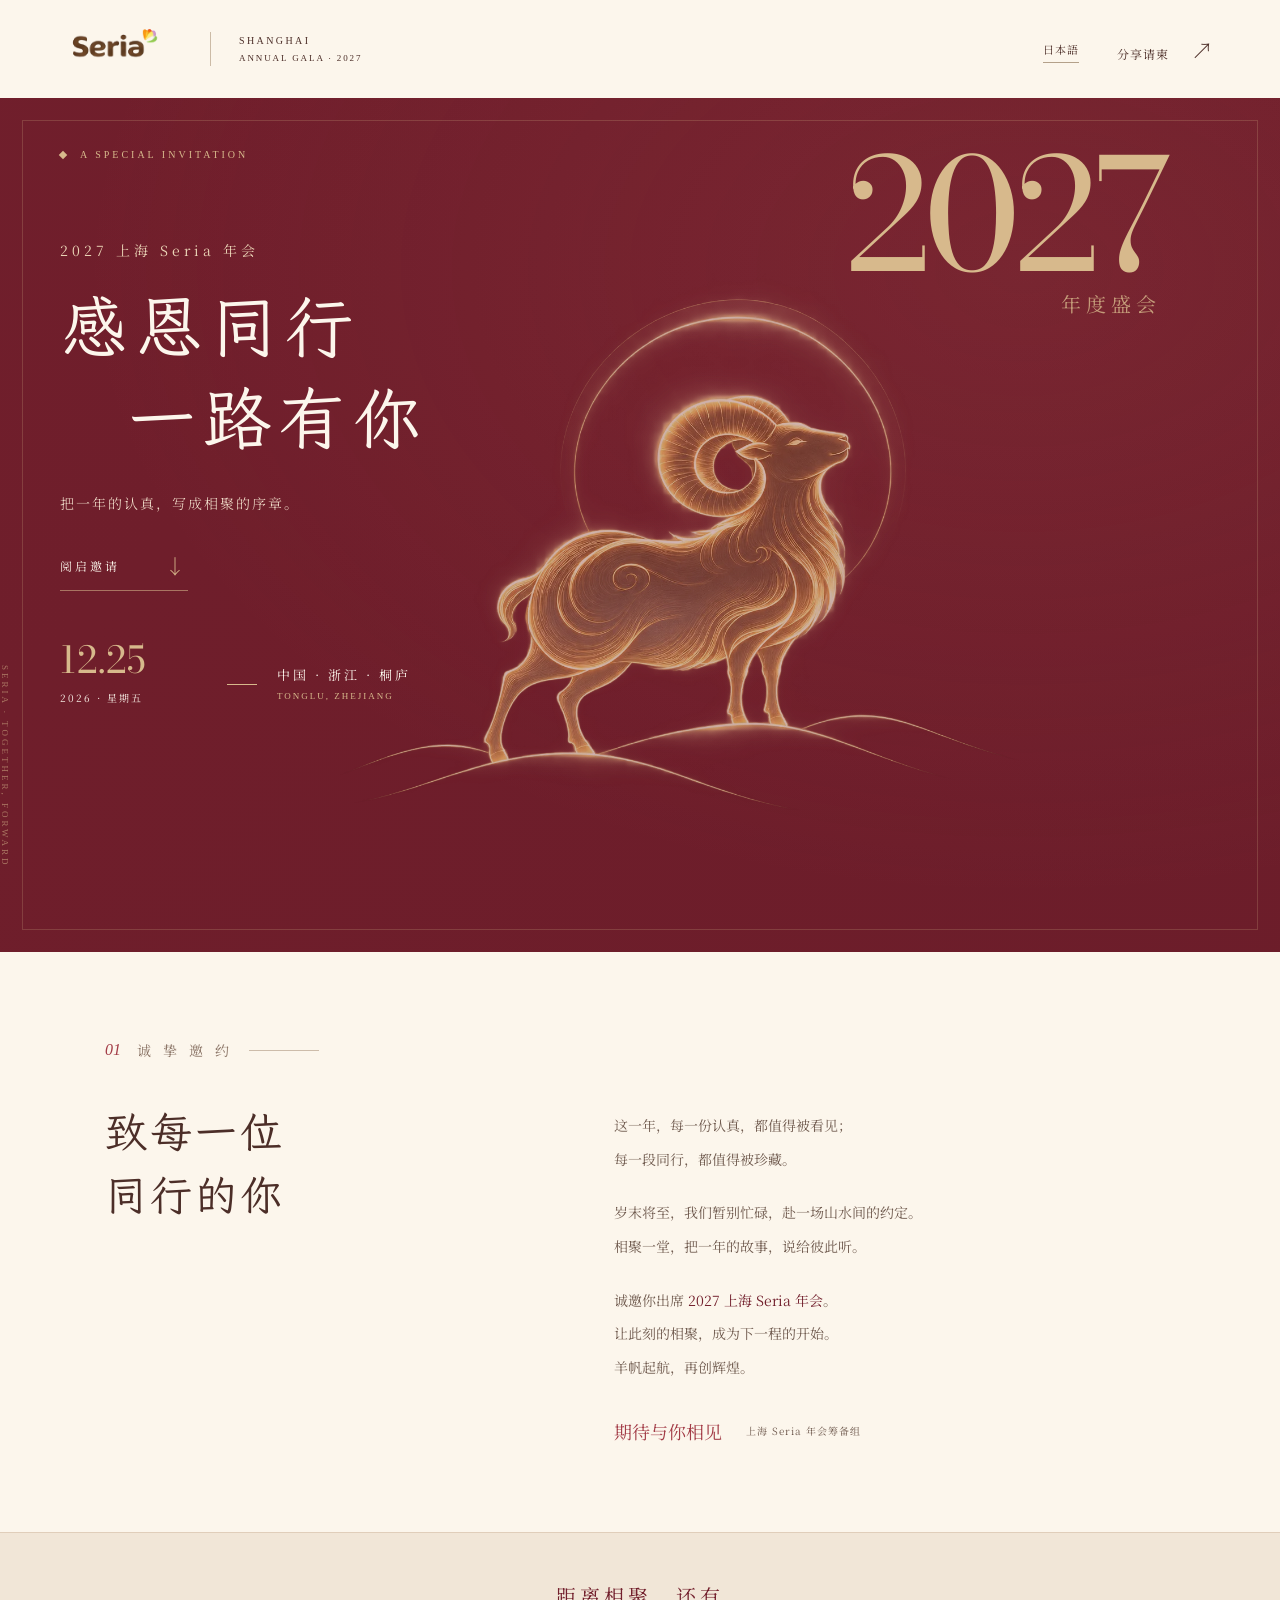
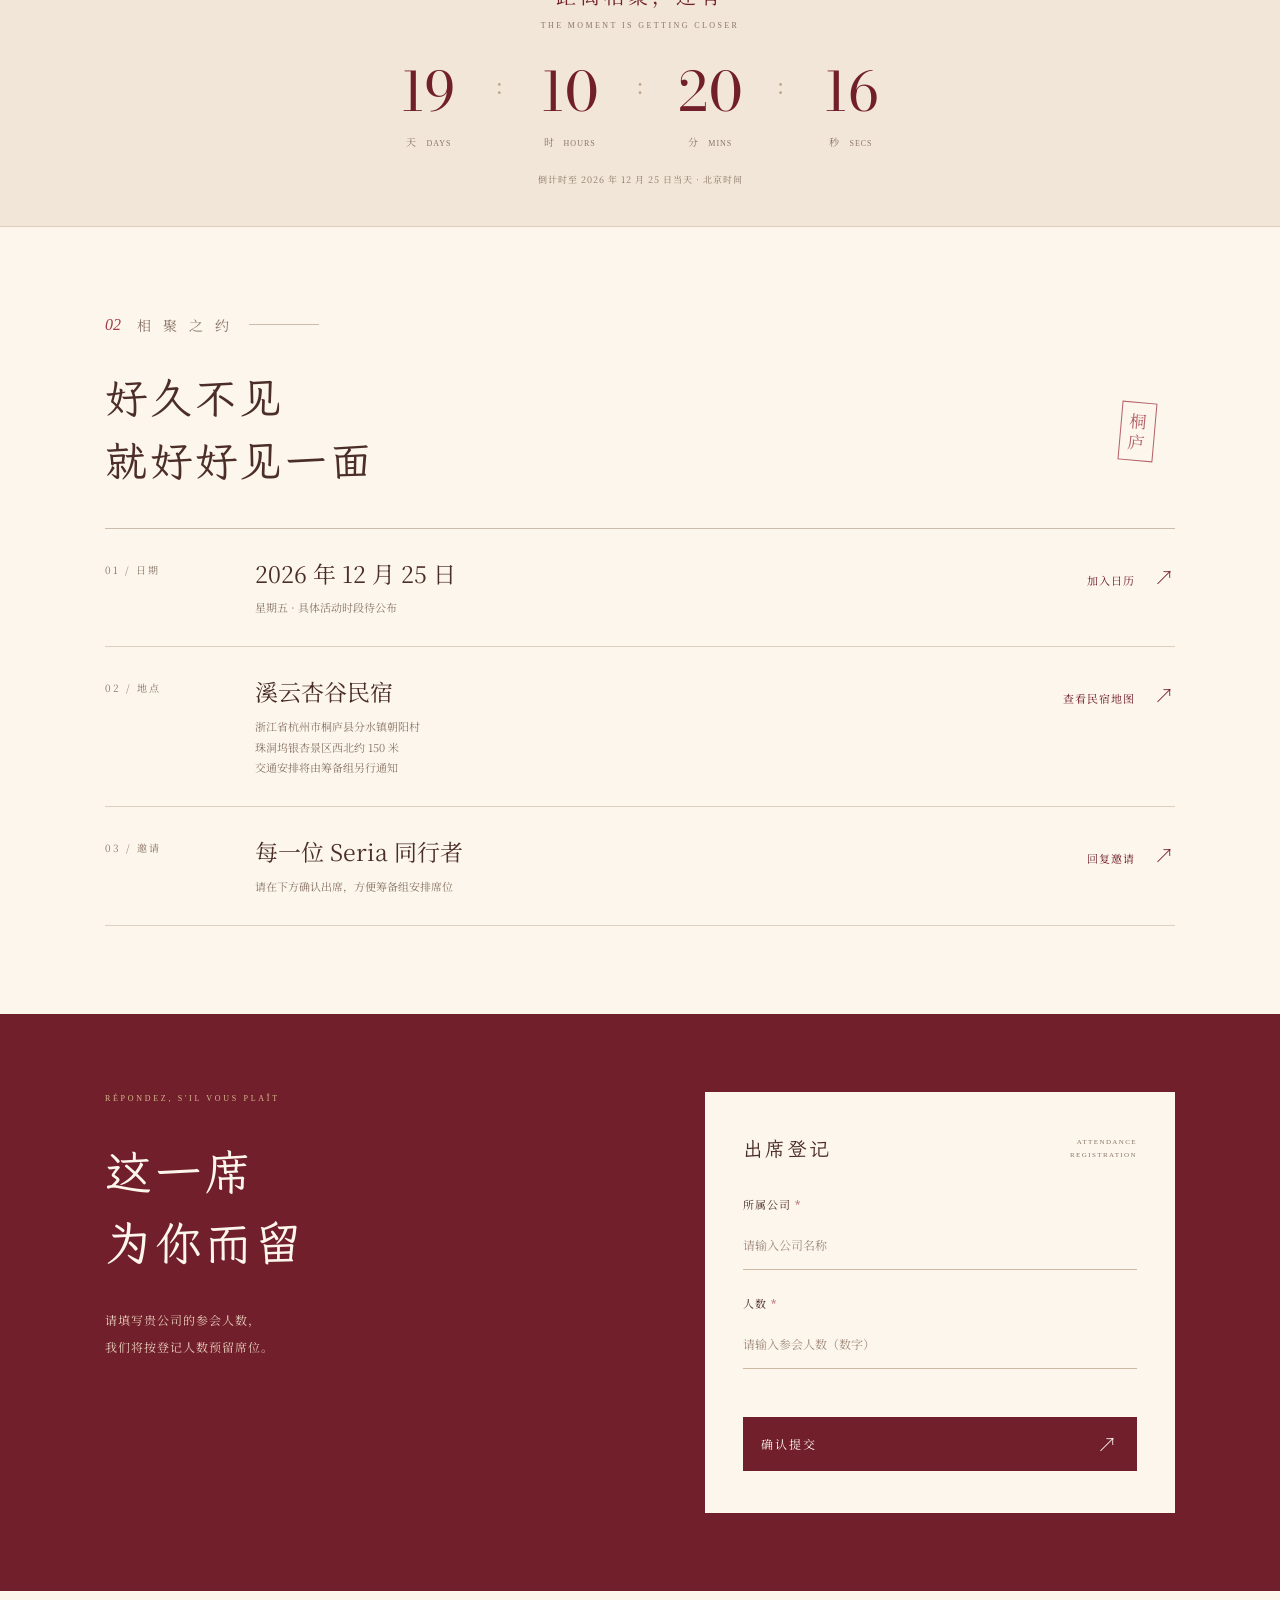
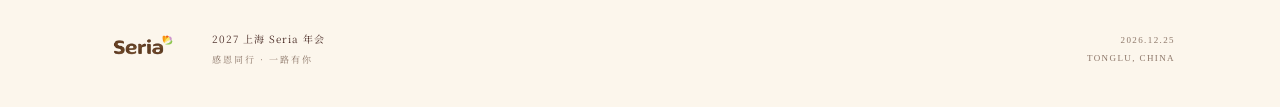
<file: index.html>
<!doctype html>
<html lang="zh-CN">
<head>
<meta charset="UTF-8">
<meta name="viewport" content="width=device-width,initial-scale=1,viewport-fit=cover">
<meta name="theme-color" content="#721f2c">
<meta name="description" content="2027 上海 Seria 年会邀请函｜2026 年 12 月 25 日，相聚浙江桐庐。查看请柬，确认出席。">
<meta property="og:title" content="感恩同行，一路有你｜2027 上海 Seria 年会">
<meta property="og:description" content="2026.12.25 · 浙江桐庐 · 诚挚邀请每一位同行的你">
<title>2027 上海 Seria 年会 · 邀请函</title>
<link rel="icon" href="./assets/seria-logo.png">
<link rel="stylesheet" href="./style.css?v=20261104-copy1">
<link rel="preload" href="./assets/fonts/serif-sc.woff2?v=20261104-copy1" as="font" type="font/woff2" crossorigin>
<link rel="stylesheet" href="./fonts.css?v=20261104-copy1">
<script defer src="./assets/jszip.min.js"></script>
<script type="module" src="./download.mjs?v=20261105-font3"></script>
<script type="module" src="./app.mjs?v=20261105-finalreset4"></script>
<style>@font-face{font-family:"Seria Serif Complete";src:url("./assets/fonts/serif-sc-v4.woff2") format("woff2");font-weight:400;font-style:normal;font-display:swap}:root{--serif:"Seria Serif Complete","Songti SC","STSong","SimSun",serif}.company-success .company-receipt strong{font-family:var(--serif);font-weight:400}.form-heading>span{font:400 20px/1.5 var(--serif);letter-spacing:2px}.section-index{font-size:14px}.hero-year span{font:400 20px/1.8 var(--serif);letter-spacing:5px;white-space:nowrap}@media(max-width:800px){.section-index{font-size:14px}.hero-year span{font-size:24px;line-height:1.5;letter-spacing:4px;opacity:1}}.hero-kicker{font-size:14px}@media(max-width:800px){.hero-kicker{font-size:11px}}</style>
<style>
@font-face{font-family:SeriaWenKai;src:url("./assets/fonts/wenkai-subset.woff2") format("woff2");font-weight:400;font-display:swap}
@font-face{font-family:SeriaSongLight;src:url("./assets/fonts/source-song-light.woff2") format("woff2");font-weight:300;font-display:swap}
@font-face{font-family:SeriaBodoni;src:url("./assets/fonts/bodoni-subset.woff2") format("woff2");font-weight:400;font-display:swap}
:root{--sans:"Seria Serif Complete","Songti SC","STSong",serif}
h1,h2,.form-heading>span,.success-panel h3{font-family:SeriaWenKai,var(--serif);font-weight:400}
.hero-subtitle{font-family:SeriaSongLight,var(--serif);font-weight:300}
.hero-year,.hero-date strong,.countdown strong{font-family:SeriaBodoni,Georgia,serif;font-style:normal}
.hero .landscape{display:none}
.hero:before{content:"";position:absolute;inset:0;background:url("./assets/ram-art.webp") no-repeat 60% 62%/min(68%,930px) auto;opacity:.67;pointer-events:none;z-index:0}
.hero-copy,.hero-bottom,.hero-eyebrow,.hero-corner{position:relative;z-index:2}
@media(max-width:800px){.hero:before{background-position:63% 79%;background-size:115% auto;opacity:.39}}
</style>
</head>
<body>
<a class="skip" href="#invitation">跳至邀请正文</a>
<header class="masthead">
  <a href="#top" class="brand" aria-label="Seria 年会请柬首页"><img src="./assets/seria-logo.png" width="118" height="50" alt="Seria"></a>
  <span class="masthead-label">SHANGHAI<br><span>ANNUAL GALA · 2027</span></span>
  <a class="language-link" href="./ja/" lang="ja">日本語</a>
  <button class="share-button" type="button" id="share-button" aria-label="分享请柬">分享请柬 <span aria-hidden="true">↗</span></button>
</header>
<main id="top">
  <section class="hero" aria-labelledby="hero-heading">
    <div class="hero-rule"></div>
    <p class="eyebrow hero-eyebrow"><span class="tiny-diamond" aria-hidden="true"></span> A SPECIAL INVITATION</p>
    <p class="hero-year" aria-hidden="true">2027<span>年度盛会</span></p>
    <div class="hero-copy">
      <p class="hero-kicker">2027 上海 Seria 年会</p>
      <h1 id="hero-heading">感恩同行<span>一路有你</span></h1>
      <p class="hero-subtitle">把一年的认真，写成相聚的序章。</p>
      <a class="hero-open" href="#invitation">阅启邀请 <span aria-hidden="true">↓</span></a>
    </div>
    <svg class="landscape" viewBox="0 0 800 620" fill="none" aria-hidden="true">
      <defs>
        <linearGradient id="hill" x1="400" y1="130" x2="400" y2="600" gradientUnits="userSpaceOnUse"><stop stop-color="#d7b98c" stop-opacity=".13"/><stop offset="1" stop-color="#d7b98c" stop-opacity="0"/></linearGradient>
        <radialGradient id="sun"><stop stop-color="#ead0a0" stop-opacity=".25"/><stop offset="1" stop-color="#d7b98c" stop-opacity="0"/></radialGradient>
      </defs>
      <circle cx="535" cy="218" r="182" fill="url(#sun)"/>
      <circle cx="535" cy="218" r="99" stroke="#d7b98c" stroke-opacity=".42" stroke-width=".7"/>
      <circle cx="535" cy="218" r="112" stroke="#d7b98c" stroke-opacity=".15" stroke-width=".7"/>
      <path d="M30 451 107 364 149 398 251 247 288 278 355 191 415 286 463 237 558 369 610 293 770 467V620H30Z" fill="url(#hill)"/>
      <g stroke="#d7b98c" stroke-width="1" stroke-linecap="round">
        <path opacity=".55" d="m32 452 75-88 42 34 102-151 37 31 67-87 60 95 48-49 95 132 52-76 160 174"/>
        <path opacity=".28" d="m138 443 92-95 51 46 75-106 76 114 44-63 75 92 57-59 93 92"/>
        <path opacity=".4" d="M0 507c72-46 111-22 170-49s96 0 140-15 70-44 117-17 78 1 137 33 154 3 236 26"/>
        <path opacity=".3" d="M0 542c66-20 102-2 166-24s125-9 171 0 109-3 167 13 185-13 296 8"/>
        <path opacity=".42" d="M380 476c-79 21-117 21-129 36-19 23 179 6 218 22 38 16-136 26-194 35-75 11-71 27 45 28"/>
        <path opacity=".2" d="M403 483c-50 17-94 17-89 24 6 10 153 9 179 20"/>
        <path opacity=".25" d="m354 191-12 93 22-19m98-27-12 85m-201-74-8 73 30 28"/>
      </g>
      <path d="m598 169 9-4 9 4m20-18 8-4 8 4" stroke="#d7b98c" stroke-opacity=".7" stroke-width="1.2"/>
      <g transform="translate(564 446)" stroke="#d7b98c" stroke-opacity=".55" stroke-width="1"><path d="M-18 2h38l-7 7H-9zM0 1v-15l12 15"/></g>
      <text x="697" y="560" fill="#d7b98c" opacity=".65" font-size="16" style="writing-mode:vertical-rl;letter-spacing:8px">富春山水 · 共赴新程</text>
    </svg>
    <div class="hero-bottom">
      <div class="hero-date"><strong>12.25</strong><span>2026 · 星期五</span></div>
      <div class="hero-location"><span class="line" aria-hidden="true"></span><p>中国 · 浙江 · 桐庐<small>TONGLU, ZHEJIANG</small></p></div>
    </div>
    <span class="hero-corner" aria-hidden="true">SERIA · TOGETHER, FORWARD</span>
  </section>

  <section class="letter section" id="invitation" aria-labelledby="letter-heading">
    <div class="section-index"><span>01</span> 诚 挚 邀 约 <i></i></div>
    <div class="letter-grid">
      <h2 id="letter-heading">致每一位<br>同行的你</h2>
      <div class="letter-copy">
        <p>这一年，每一份认真，都值得被看见；<br>每一段同行，都值得被珍藏。</p>
        <p>岁末将至，我们暂别忙碌，赴一场山水间的约定。<br class="desktop-break">相聚一堂，把一年的故事，说给彼此听。</p>
        <p>诚邀你出席 <strong>2027 上海 Seria 年会</strong>。<br>让此刻的相聚，成为下一程的开始。<br>羊帆起航，再创辉煌。</p>
        <div class="letter-signature"><span>期待与你相见</span><b>上海 Seria 年会筹备组</b></div>
      </div>
    </div>
  </section>

  <section class="countdown-section" aria-label="年会倒计时">
    <div class="countdown-label"><p id="countdown-title">距离相聚，还有</p><span>THE MOMENT IS GETTING CLOSER</span></div>
    <div class="countdown" role="timer" aria-label="距离活动当天的剩余时间">
      <div><strong id="days">--</strong><span>天 <i>DAYS</i></span></div><b aria-hidden="true">:</b>
      <div><strong id="hours">--</strong><span>时 <i>HOURS</i></span></div><b aria-hidden="true">:</b>
      <div><strong id="minutes">--</strong><span>分 <i>MINS</i></span></div><b aria-hidden="true">:</b>
      <div><strong id="seconds">--</strong><span>秒 <i>SECS</i></span></div>
    </div>
    <p class="countdown-note">倒计时至 2026 年 12 月 25 日当天 · 北京时间</p>
  </section>

  <section class="details section" aria-labelledby="details-heading">
    <div class="section-index"><span>02</span> 相 聚 之 约 <i></i></div>
    <div class="details-heading"><h2 id="details-heading">好久不见<br>就好好见一面</h2><span class="detail-stamp" aria-hidden="true">桐<br>庐</span></div>
    <div class="detail-lines">
      <div class="detail-row"><span class="detail-no">01 / 日期</span><div><h3>2026 年 12 月 25 日</h3><p>星期五 · 具体活动时段待公布</p></div><button type="button" id="calendar-button" class="text-button">加入日历 <span aria-hidden="true">↗</span></button></div>
      <div class="detail-row"><span class="detail-no">02 / 地点</span><div><h3>溪云杏谷民宿</h3><p>浙江省杭州市桐庐县分水镇朝阳村<br>珠洞坞银杏景区西北约 150 米<br>交通安排将由筹备组另行通知</p></div><a class="text-button" href="https://uri.amap.com/search?keyword=%E6%9D%AD%E5%B7%9E%E6%A1%90%E5%BA%90%E6%BA%AA%E4%BA%91%E6%9D%8F%E8%B0%B7%E6%B0%91%E5%AE%BF&city=%E6%9D%AD%E5%B7%9E&view=map" target="_blank" rel="noopener noreferrer">查看民宿地图 <span aria-hidden="true">↗</span></a></div>
      <div class="detail-row"><span class="detail-no">03 / 邀请</span><div><h3>每一位 Seria 同行者</h3><p>请在下方确认出席，方便筹备组安排席位</p></div><a class="text-button" href="#rsvp">回复邀请 <span aria-hidden="true">↗</span></a></div>
    </div>
  </section>

  <section class="rsvp-section rsvp-section--company" id="rsvp" aria-labelledby="rsvp-heading">
    <div class="rsvp-intro">
      <p class="eyebrow">RÉPONDEZ, S'IL VOUS PLAÎT</p>
      <h2 id="rsvp-heading">这一席<br>为你而留</h2>
      <p>请填写贵公司的参会人数，<br>我们将按登记人数预留席位。</p>
      
    </div>
    <div class="rsvp-panel">
      <form id="rsvp-form" class="company-form" novalidate>
        <div class="form-heading"><span>出席登记</span><small>ATTENDANCE REGISTRATION</small></div>
        <label for="guest-company">所属公司 <span aria-hidden="true">*</span></label>
        <input id="guest-company" name="company" type="text" autocomplete="organization"
          maxlength="100" required placeholder="请输入公司名称">
        <label for="guest-count">人数 <span aria-hidden="true">*</span></label>
        <input id="guest-count" name="headcount" type="number" inputmode="numeric"
          min="1" max="300" step="1" required placeholder="请输入参会人数（数字）">
        <div class="honeypot" aria-hidden="true">
          <label for="guest-website">Website</label>
          <input id="guest-website" name="website" tabindex="-1" autocomplete="off">
        </div>
        <button class="submit-button" id="submit-button" type="submit">
          <span>确认提交</span><span aria-hidden="true">↗</span>
        </button>
        <p class="form-message" id="form-message" role="status" aria-live="polite"></p>
      </form>
      <div id="rsvp-success" class="success-panel company-success" hidden>
        <div class="success-mark" aria-hidden="true">✓</div>
        <p class="eyebrow">REGISTRATION RECEIVED</p>
        <h3>参会人数登记成功</h3>
        <p>已收到贵公司的登记信息。<br>我们将按登记人数预留席位。</p>
        <div class="company-receipt">
          <span id="receipt-company"></span>
          <strong><span id="receipt-count"></span> 人</strong>
        </div>
        <div class="receipt-code" hidden><span>登记编号</span><strong id="receipt-code"></strong></div>
        <button id="download-company-list" type="button" style="display:flex;justify-content:space-between;align-items:center;gap:12px;width:100%;min-height:52px;margin-top:18px;padding:14px 18px;border:1px solid #721f2c;background:var(--red);color:var(--paper);font:400 12px/1.5 var(--sans);letter-spacing:2px;text-align:left">下载本公司人员名单（Excel） <span aria-hidden="true" style="font-size:20px">↓</span></button>
        <p id="download-message" style="font:400 12px/1.8 var(--serif);margin-top:10px">姓名、性别、编号请填写后交给筹备组，表格不会自动上传。</p>
      </div>
      
    </div>
  </section>
</main>
<footer><img src="./assets/seria-logo.png" alt="Seria" width="82" height="35"><p>2027 上海 Seria 年会<br><span>感恩同行 · 一路有你</span></p><span class="footer-date">2026.12.25<br>TONGLU, CHINA</span></footer>
<nav class="mobile-bar" aria-label="快捷操作"><button type="button" id="mobile-share">分享请柬 <span aria-hidden="true">↗</span></button><a href="#rsvp" id="mobile-rsvp">确认出席 <span aria-hidden="true">→</span></a></nav>
<div class="toast" id="toast" role="status" aria-live="polite"></div>
<dialog class="share-dialog" id="share-dialog" aria-labelledby="share-title" aria-describedby="share-instructions">
  <div class="share-dialog-head"><h2 id="share-title">分享二维码请柬</h2><form method="dialog"><button type="submit" class="share-close" aria-label="关闭分享">×</button></form></div>
  <p id="share-instructions">选择分享方式：保存图片后发送，或复制邀请函链接。</p>
  <button type="button" id="copy-share-link" class="share-download" style="width:100%;margin:12px 0;background:transparent;border:1px solid #721f2c;color:#721f2c">复制邀请函链接 <span aria-hidden="true">↗</span></button>
  <input id="share-link-value" aria-label="邀请函链接" readonly hidden style="width:100%;font-size:14px" />
  <p id="share-link-status" role="status" aria-live="polite" style="font-size:12px"></p>
  <img class="share-poster" src="./assets/share/invitation-sc-center.jpg?v=20261105" width="1190" height="1355" alt="2027 上海 Seria 年会中文邀请函，含进入请柬的二维码">
  <a class="share-download" href="./assets/share/invitation-sc-center.jpg?v=20261105" download="Seria-2027-invitation-zh.jpg">保存请柬图片（分享图片） <span aria-hidden="true">↓</span></a>
</dialog>
<noscript><p class="noscript">请启用 JavaScript，以查看实时倒计时并提交出席回执。</p></noscript>
</body>
</html>
</file>
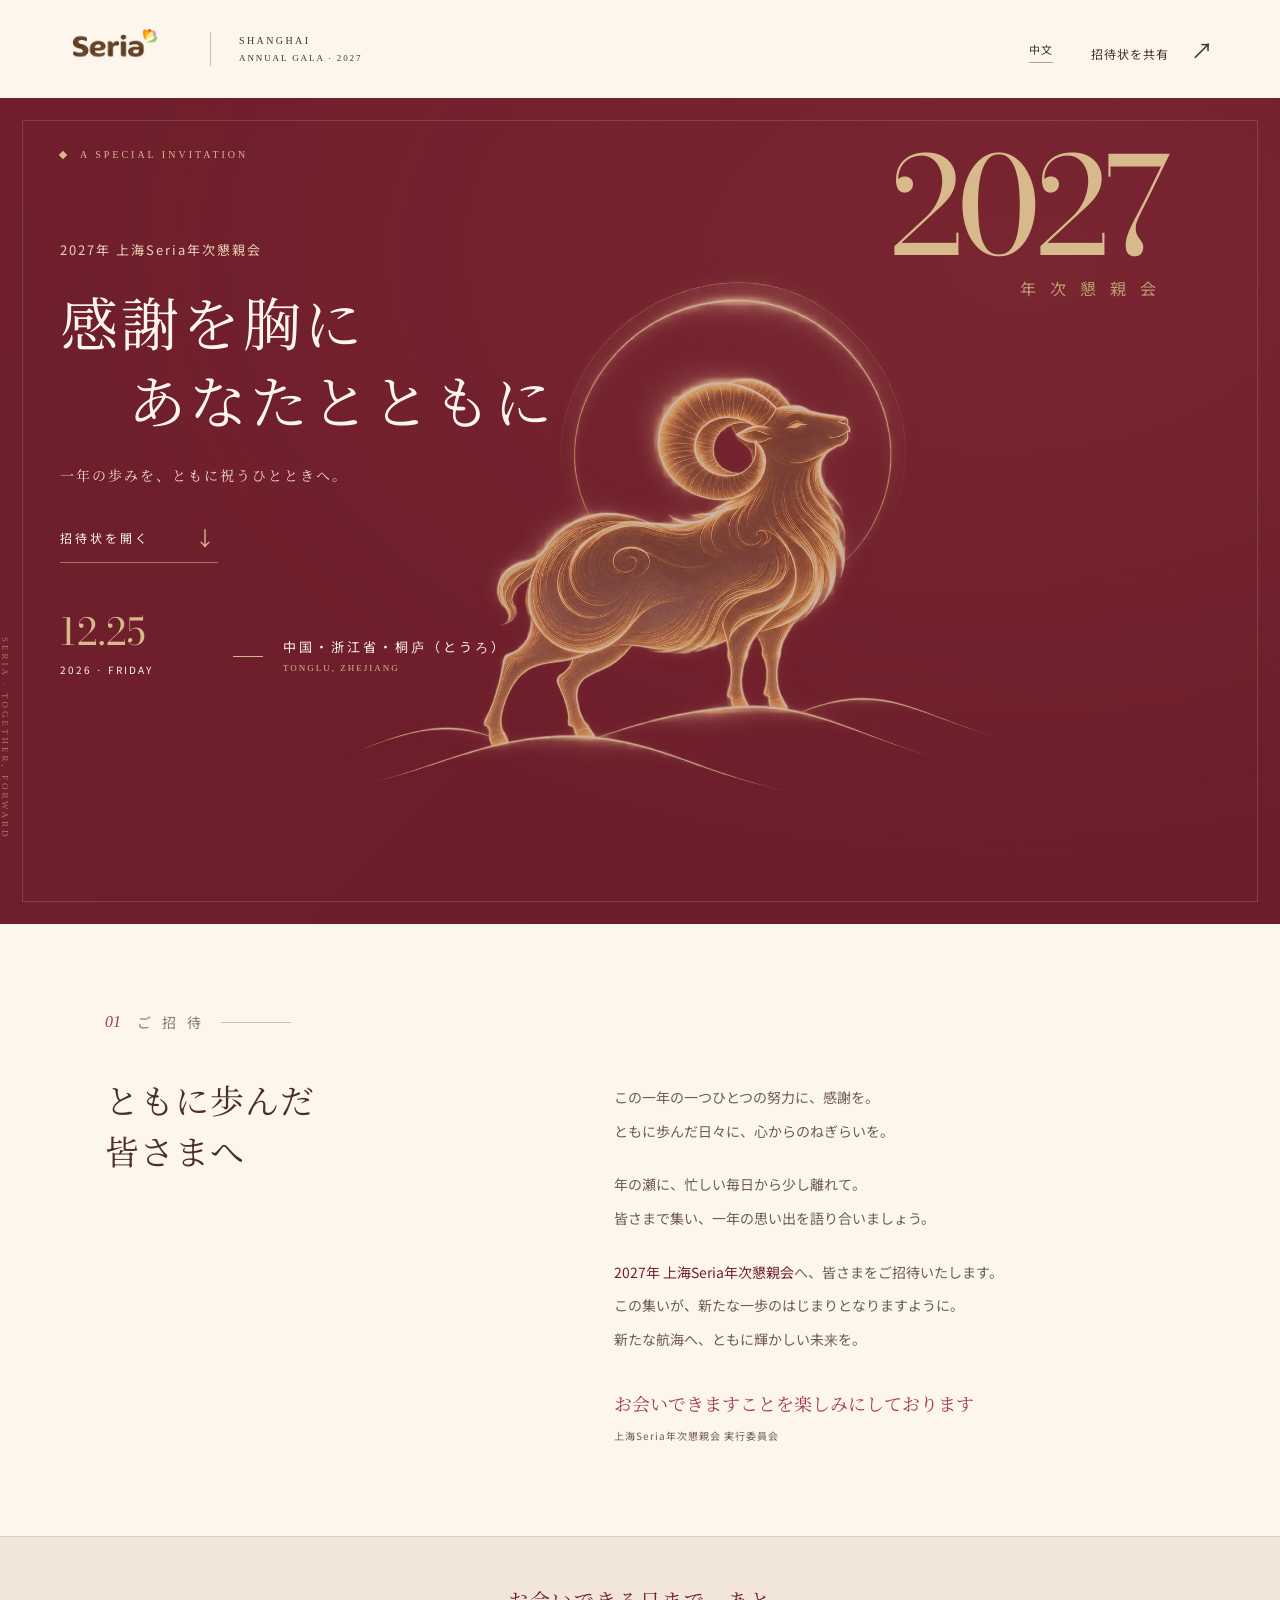
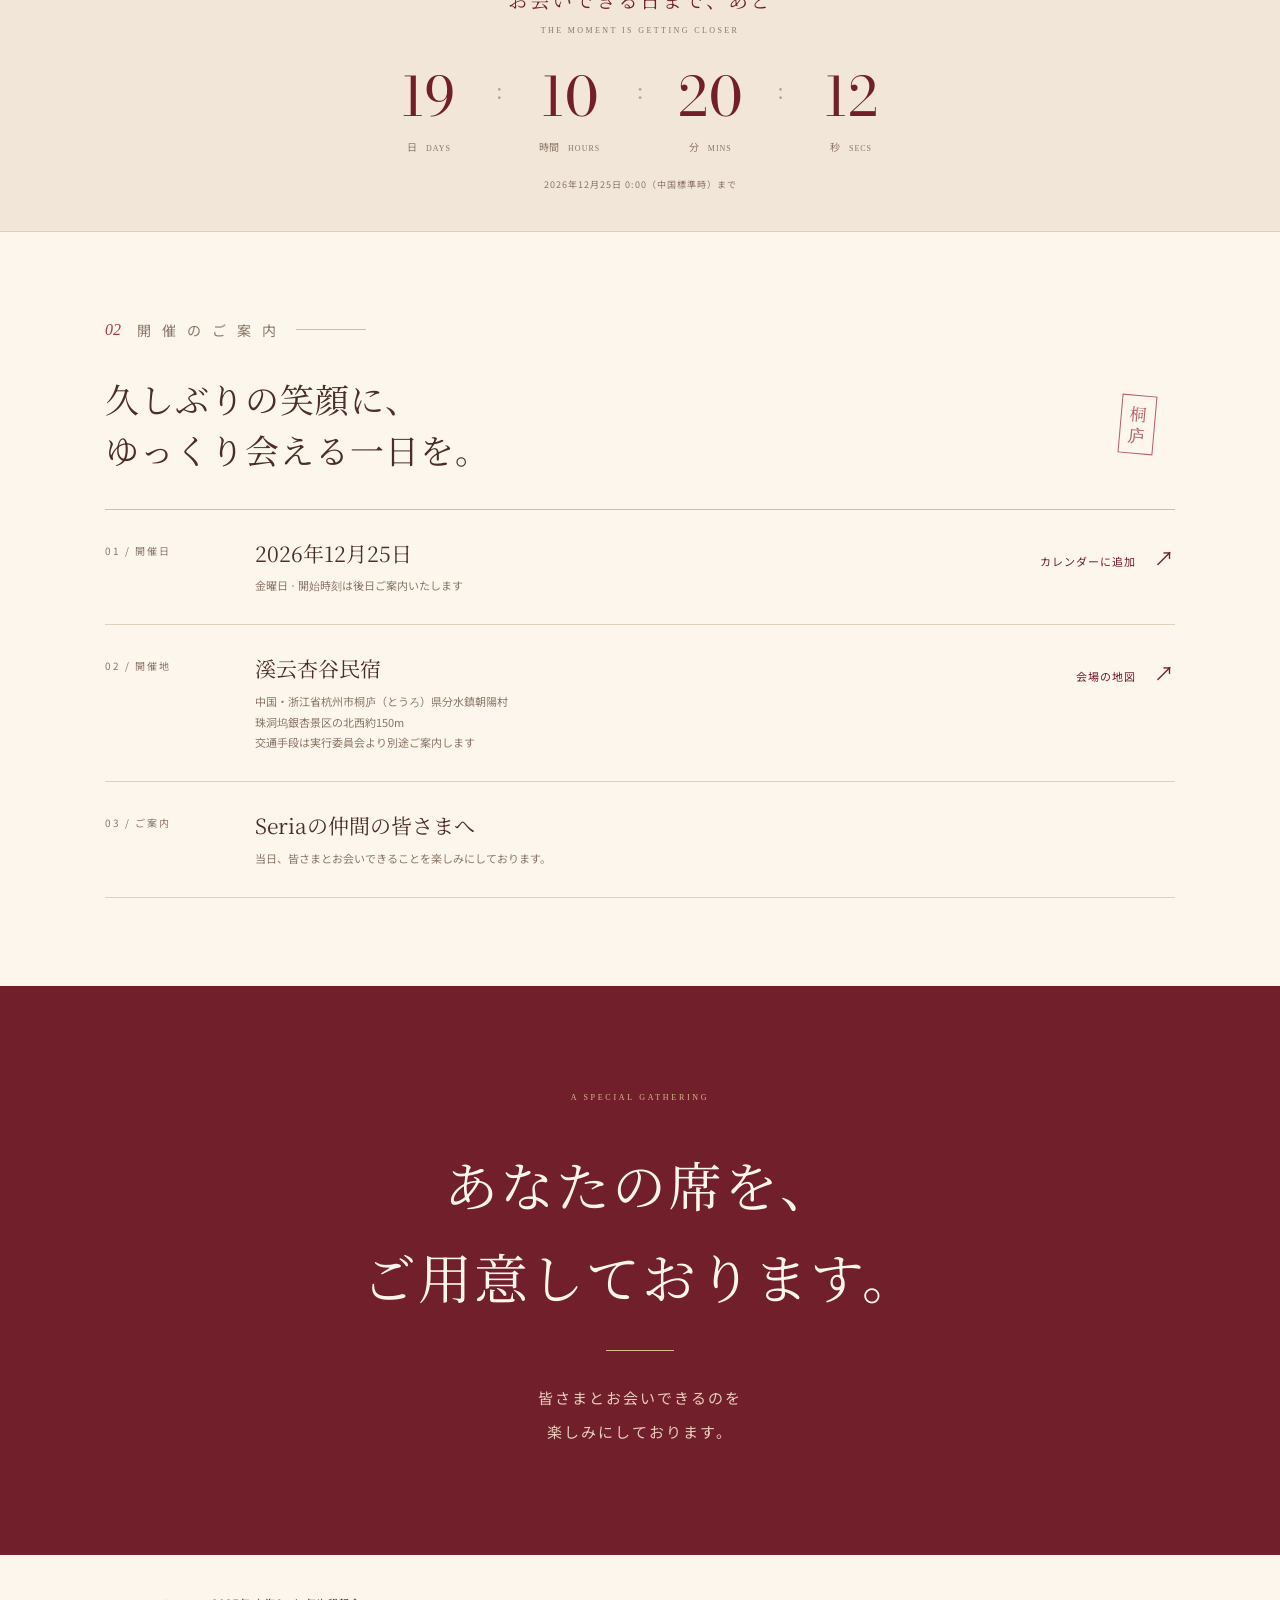
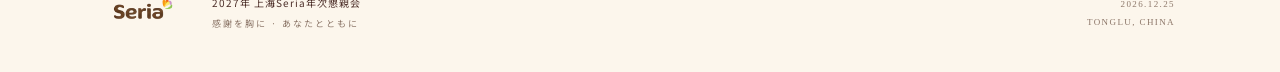
<file: ja/index.html>
<!doctype html>
<html lang="ja">
<head>
<meta charset="UTF-8">
<meta name="viewport" content="width=device-width,initial-scale=1,viewport-fit=cover">
<meta name="theme-color" content="#721f2c">
<meta name="description" content="2027年 上海Seria年次懇親会のご招待｜2026年12月25日、中国・浙江省桐庐（とうろ）でお会いしましょう。">
<meta property="og:title" content="感謝を胸に、あなたとともに｜2027年 上海Seria年次懇親会">
<meta property="og:description" content="2026.12.25 · 中国・浙江省桐庐（とうろ） · 皆さまを心よりお招きします">
<title>2027年 上海Seria年次懇親会 · ご招待</title>
<link rel="icon" href="../assets/seria-logo.png">
<link rel="stylesheet" href="../style.css?v=20261104-copy1">
<link rel="preload" href="../assets/fonts/serif-jp.woff2?v=20261104-copy1" as="font" type="font/woff2" crossorigin>
<link rel="stylesheet" href="../fonts.css?v=20261104-copy1">
<script type="module" src="../app.mjs?v=20261105-ja"></script>
<style>:lang(ja) .section-index{font-size:14px}:lang(ja) .hero-year{font-size:135px}:lang(ja) .hero-year span{font-size:16px;letter-spacing:5px}@media(max-width:800px){:lang(ja) .section-index{font-size:14px}:lang(ja) .hero-year{font-size:88px}:lang(ja) .hero-year span{font-size:15px;letter-spacing:4px}}</style>
<style>
@font-face{font-family:SeriaBodoni;src:url("../assets/fonts/bodoni-subset.woff2") format("woff2");font-weight:400;font-display:swap}
.hero-year,.hero-date strong,.countdown strong{font-family:SeriaBodoni,Georgia,serif;font-style:normal}
.hero .landscape{display:none}
.hero:before{content:"";position:absolute;inset:0;background:url("../assets/ram-art.webp") no-repeat 60% 62%/min(68%,930px) auto;opacity:.67;pointer-events:none;z-index:0}
.hero-copy,.hero-bottom,.hero-eyebrow,.hero-corner{position:relative;z-index:2}
@media(max-width:800px){.hero:before{background-position:63% 79%;background-size:115% auto;opacity:.39}}
</style>
</head>
<body>
<a class="skip" href="#invitation">招待メッセージへ</a>
<header class="masthead">
  <a href="#top" class="brand" aria-label="Seria年次懇親会 招待状トップ"><img src="../assets/seria-logo.png" width="118" height="50" alt="Seria"></a>
  <span class="masthead-label">SHANGHAI<br><span>ANNUAL GALA · 2027</span></span>
  <a class="language-link" href="../" lang="zh-CN">中文</a>
  <button class="share-button" type="button" id="share-button" aria-label="招待状を共有">招待状を共有 <span aria-hidden="true">↗</span></button>
</header>
<main id="top">
  <section class="hero" aria-labelledby="hero-heading">
    <div class="hero-rule"></div>
    <p class="eyebrow hero-eyebrow"><span class="tiny-diamond" aria-hidden="true"></span> A SPECIAL INVITATION</p>
    <p class="hero-year" aria-hidden="true">2027<span>年 次 懇 親 会</span></p>
    <div class="hero-copy">
      <p class="hero-kicker">2027年 上海Seria年次懇親会</p>
      <h1 id="hero-heading">感謝を胸に<span>あなたとともに</span></h1>
      <p class="hero-subtitle">一年の歩みを、ともに祝うひとときへ。</p>
      <a class="hero-open" href="#invitation">招待状を開く <span aria-hidden="true">↓</span></a>
    </div>
    <svg class="landscape" viewBox="0 0 800 620" fill="none" aria-hidden="true">
      <defs>
        <linearGradient id="hill" x1="400" y1="130" x2="400" y2="600" gradientUnits="userSpaceOnUse"><stop stop-color="#d7b98c" stop-opacity=".13"/><stop offset="1" stop-color="#d7b98c" stop-opacity="0"/></linearGradient>
        <radialGradient id="sun"><stop stop-color="#ead0a0" stop-opacity=".25"/><stop offset="1" stop-color="#d7b98c" stop-opacity="0"/></radialGradient>
      </defs>
      <circle cx="535" cy="218" r="182" fill="url(#sun)"/>
      <circle cx="535" cy="218" r="99" stroke="#d7b98c" stroke-opacity=".42" stroke-width=".7"/>
      <circle cx="535" cy="218" r="112" stroke="#d7b98c" stroke-opacity=".15" stroke-width=".7"/>
      <path d="M30 451 107 364 149 398 251 247 288 278 355 191 415 286 463 237 558 369 610 293 770 467V620H30Z" fill="url(#hill)"/>
      <g stroke="#d7b98c" stroke-width="1" stroke-linecap="round">
        <path opacity=".55" d="m32 452 75-88 42 34 102-151 37 31 67-87 60 95 48-49 95 132 52-76 160 174"/>
        <path opacity=".28" d="m138 443 92-95 51 46 75-106 76 114 44-63 75 92 57-59 93 92"/>
        <path opacity=".4" d="M0 507c72-46 111-22 170-49s96 0 140-15 70-44 117-17 78 1 137 33 154 3 236 26"/>
        <path opacity=".3" d="M0 542c66-20 102-2 166-24s125-9 171 0 109-3 167 13 185-13 296 8"/>
        <path opacity=".42" d="M380 476c-79 21-117 21-129 36-19 23 179 6 218 22 38 16-136 26-194 35-75 11-71 27 45 28"/>
        <path opacity=".2" d="M403 483c-50 17-94 17-89 24 6 10 153 9 179 20"/>
        <path opacity=".25" d="m354 191-12 93 22-19m98-27-12 85m-201-74-8 73 30 28"/>
      </g>
      <path d="m598 169 9-4 9 4m20-18 8-4 8 4" stroke="#d7b98c" stroke-opacity=".7" stroke-width="1.2"/>
      <g transform="translate(564 446)" stroke="#d7b98c" stroke-opacity=".55" stroke-width="1"><path d="M-18 2h38l-7 7H-9zM0 1v-15l12 15"/></g>
      <text x="697" y="560" fill="#d7b98c" opacity=".65" font-size="16" style="writing-mode:vertical-rl;letter-spacing:8px">山水の地で、ともに次の一歩へ</text>
    </svg>
    <div class="hero-bottom">
      <div class="hero-date"><strong>12.25</strong><span>2026 · FRIDAY</span></div>
      <div class="hero-location"><span class="line" aria-hidden="true"></span><p>中国・浙江省・桐庐（とうろ）<small>TONGLU, ZHEJIANG</small></p></div>
    </div>
    <span class="hero-corner" aria-hidden="true">SERIA · TOGETHER, FORWARD</span>
  </section>

  <section class="letter section" id="invitation" aria-labelledby="letter-heading">
    <div class="section-index"><span>01</span> ご 招 待 <i></i></div>
    <div class="letter-grid">
      <h2 id="letter-heading">ともに歩んだ<br>皆さまへ</h2>
      <div class="letter-copy">
        <p>この一年の一つひとつの努力に、感謝を。<br>ともに歩んだ日々に、心からのねぎらいを。</p>
        <p>年の瀬に、忙しい毎日から少し離れて。<br class="desktop-break">皆さまで集い、一年の思い出を語り合いましょう。</p>
        <p><strong>2027年 上海Seria年次懇親会</strong>へ、皆さまをご招待いたします。<br>この集いが、新たな一歩のはじまりとなりますように。<br>新たな航海へ、ともに輝かしい未来を。</p>
        <div class="letter-signature" style="flex-direction:column;align-items:flex-start;gap:8px"><span>お会いできますことを楽しみにしております</span><b>上海Seria年次懇親会 実行委員会</b></div>
      </div>
    </div>
  </section>

  <section class="countdown-section" aria-label="年会までのカウントダウン">
    <div class="countdown-label"><p id="countdown-title">お会いできる日まで、あと</p><span>THE MOMENT IS GETTING CLOSER</span></div>
    <div class="countdown" role="timer" aria-label="開催日までの残り時間">
      <div><strong id="days">--</strong><span>日 <i>DAYS</i></span></div><b aria-hidden="true">:</b>
      <div><strong id="hours">--</strong><span>時間 <i>HOURS</i></span></div><b aria-hidden="true">:</b>
      <div><strong id="minutes">--</strong><span>分 <i>MINS</i></span></div><b aria-hidden="true">:</b>
      <div><strong id="seconds">--</strong><span>秒 <i>SECS</i></span></div>
    </div>
    <p class="countdown-note">2026年12月25日 0:00（中国標準時）まで</p>
  </section>

  <section class="details section" aria-labelledby="details-heading">
    <div class="section-index"><span>02</span> 開 催 の ご 案 内 <i></i></div>
    <div class="details-heading"><h2 id="details-heading">久しぶりの笑顔に、<br>ゆっくり会える一日を。</h2><span class="detail-stamp" aria-hidden="true">桐<br>庐</span></div>
    <div class="detail-lines">
      <div class="detail-row"><span class="detail-no">01 / 開催日</span><div><h3>2026年12月25日</h3><p>金曜日 · 開始時刻は後日ご案内いたします</p></div><button type="button" id="calendar-button" class="text-button">カレンダーに追加 <span aria-hidden="true">↗</span></button></div>
      <div class="detail-row"><span class="detail-no">02 / 開催地</span><div><h3>溪云杏谷民宿</h3><p>中国・浙江省杭州市桐庐（とうろ）県分水鎮朝陽村<br>珠洞坞銀杏景区の北西約150m<br>交通手段は実行委員会より別途ご案内します</p></div><a class="text-button" href="https://uri.amap.com/search?keyword=%E6%9D%AD%E5%B7%9E%E6%A1%90%E5%BA%90%E6%BA%AA%E4%BA%91%E6%9D%8F%E8%B0%B7%E6%B0%91%E5%AE%BF&city=%E6%9D%AD%E5%B7%9E&view=map" target="_blank" rel="noopener noreferrer">会場の地図 <span aria-hidden="true">↗</span></a></div>
      <div class="detail-row"><span class="detail-no">03 / ご案内</span><div><h3>Seriaの仲間の皆さまへ</h3><p>当日、皆さまとお会いできることを楽しみにしております。</p></div>
    </div>
  </section>

  <section class="rsvp-section rsvp-section--japanese" id="invitation-thanks" aria-labelledby="rsvp-heading">
    <div class="rsvp-intro">
      <p class="eyebrow">A SPECIAL GATHERING</p>
      <h2 id="rsvp-heading">あなたの席を、<br>ご用意しております。</h2>
      <span class="japanese-divider" aria-hidden="true"></span>
      <p>皆さまとお会いできるのを<br>楽しみにしております。</p>
      
    </div>
  </section>
</main>
<footer><img src="../assets/seria-logo.png" alt="Seria" width="82" height="35"><p>2027年 上海Seria年次懇親会<br><span>感謝を胸に · あなたとともに</span></p><span class="footer-date">2026.12.25<br>TONGLU, CHINA</span></footer>
<nav class="mobile-bar mobile-bar--share-only" aria-label="クイックメニュー"><button type="button" id="mobile-share">招待状を共有 <span aria-hidden="true">↗</span></button></nav>
<div class="toast" id="toast" role="status" aria-live="polite"></div>
<dialog class="share-dialog" id="share-dialog" aria-labelledby="share-title" aria-describedby="share-instructions">
  <div class="share-dialog-head"><h2 id="share-title">QRコード付き招待状を共有</h2><form method="dialog"><button type="submit" class="share-close" aria-label="共有画面を閉じる">×</button></form></div>
  <p id="share-instructions">画像を長押しして保存し、WeChatで友だちやグループに送信してください。受け取った方はQRコードから招待状をご覧いただけます。</p>
  <img class="share-poster" src="../assets/share/invitation-jp-center.jpg?v=20261105" width="1190" height="1355" alt="2027年 上海Seria年次懇親会の日本語招待状。招待ページを開くQRコード付き">
  <a class="share-download" href="../assets/share/invitation-jp-center.jpg?v=20261105" download="Seria-2027-invitation-ja.jpg">招待状の画像を保存 <span aria-hidden="true">↓</span></a>
</dialog>
<noscript><p class="noscript">カウントダウンをご覧いただくには、JavaScriptを有効にしてください。</p></noscript>
</body>
</html>
</file>
<file: style.css>
@charset "UTF-8";
:root{--red:#721f2c;--deep:#521823;--rose:#a33c47;--gold:#d7b98c;--paper:#fcf6ec;--ink:#4c2e28;--muted:#8c7668;--serif:"Songti SC","STSong","SimSun",serif;--sans:"Microsoft YaHei","PingFang SC","Noto Sans SC",sans-serif}
*{box-sizing:border-box}html{scroll-behavior:smooth;scroll-padding-top:30px}body{margin:0;background:var(--paper);color:var(--ink);font-family:var(--sans);-webkit-font-smoothing:antialiased}button,input,textarea{font:inherit}button,a,input,textarea{-webkit-tap-highlight-color:transparent}button,a{touch-action:manipulation}a{color:inherit;text-decoration:none}button{cursor:pointer}button:disabled{cursor:wait;opacity:.65}button:focus-visible,a:focus-visible,input:focus-visible,textarea:focus-visible{outline:2px solid var(--rose);outline-offset:5px}button{border:0}p,h1,h2,h3{margin:0}button span,a span{display:inline-block}::selection{background:var(--gold);color:var(--deep)}[hidden]{display:none!important}
.skip{position:fixed;top:-100px;left:20px;z-index:100;background:white;padding:16px}.skip:focus{top:0}
.masthead{max-width:1280px;height:98px;padding:0 60px;display:flex;align-items:center;gap:32px;margin:auto}.brand img{width:118px;height:auto;display:block}.masthead-label{font:10px/1.7 Georgia,serif;letter-spacing:2.4px;border-left:1px solid #ccbba6;padding-left:28px}.masthead-label span{font-size:9px;letter-spacing:1.9px}.share-button{margin-left:auto;background:none;color:var(--ink);font-size:12px;letter-spacing:1px}.share-button span{margin-left:18px;font-size:22px}
.hero{position:relative;isolation:isolate;background:var(--red);color:var(--paper);min-height:700px;overflow:hidden;padding:48px max(60px,calc((100vw - 1160px)/2)) 40px}.hero:after{content:"";position:absolute;inset:0;pointer-events:none;z-index:-1;background:radial-gradient(ellipse at 80% 20%,#b8555525,transparent 65%),linear-gradient(135deg,#4d12230d,#390d181a)}.hero-rule{position:absolute;inset:22px;border:1px solid #d7b98c35;pointer-events:none}.eyebrow{font:10px/1.7 Georgia,serif;letter-spacing:3px}.hero-eyebrow{display:flex;gap:14px;align-items:center;color:var(--gold)}.tiny-diamond{display:block;width:6px;height:6px;background:var(--gold);transform:rotate(45deg)}
.hero-year{position:absolute;right:9%;top:48px;font:italic 155px/.9 Georgia,serif;letter-spacing:-6px;color:var(--gold);opacity:.75;z-index:1}.hero-year span{display:block;font:10px/2.5 var(--sans);letter-spacing:10px;text-align:right;opacity:.8;margin-right:4px}
.hero-copy{position:relative;margin-top:77px;z-index:2}.hero-kicker{font-size:13px;letter-spacing:4px;color:#ebd5b7;margin-bottom:23px}h1{font:68px/1.35 var(--serif);letter-spacing:7px;font-weight:400}h1 span{display:block;margin-left:68px}.hero-subtitle{font:14px/1.8 var(--serif);letter-spacing:2px;margin-top:24px;color:#f2dfcc}.hero-open{display:inline-flex;align-items:center;gap:45px;font-size:12px;letter-spacing:3px;border-bottom:1px solid #d7b98c90;padding:0 0 10px;margin-top:35px}.hero-open span{font-size:20px;color:var(--gold)}
.landscape{position:absolute;width:68%;height:auto;max-height:650px;right:-40px;bottom:24px;z-index:0;pointer-events:none}
.hero-bottom{display:flex;align-items:end;gap:80px;position:relative;z-index:2;margin-top:50px}.hero-date strong{display:block;font:37px/1 Georgia,serif;letter-spacing:1px;color:var(--gold)}.hero-date span{display:block;font-size:10px;letter-spacing:2px;margin-top:12px}.hero-location{display:flex;align-items:center;gap:20px}.hero-location p{font-size:13px;letter-spacing:3px;line-height:1.8}.hero-location small{display:block;font:9px/2 Georgia,serif;letter-spacing:2px;color:var(--gold)}.line{display:block;width:30px;height:1px;background:var(--gold)}.hero-corner{position:absolute;bottom:40px;right:60px;font:9px Georgia,serif;letter-spacing:3px;color:#d7b98c90;writing-mode:vertical-rl}
.section{max-width:1160px;margin:0 auto;padding:88px 45px}.section-index{display:flex;align-items:center;gap:16px;font-size:10px;letter-spacing:4px;color:var(--muted)}.section-index>span{font:italic 16px Georgia,serif;letter-spacing:0;color:var(--rose)}.section-index i{height:1px;flex:1;max-width:70px;background:#cdbcaa}.letter-grid{display:grid;grid-template-columns:1fr 1.25fr;gap:60px;margin-top:42px}h2{font:42px/1.5 var(--serif);font-weight:400;letter-spacing:3px}.title-dot{color:var(--rose)}.letter-copy{font:14px/2.4 var(--sans);color:#715c50;padding-top:7px}.letter-copy p+p{margin-top:20px}.letter-copy strong{font-weight:500;color:var(--red)}.letter-signature{display:flex;align-items:center;gap:24px;margin-top:34px}.letter-signature span{font:18px var(--serif);color:var(--rose)}.letter-signature b{font-size:10px;font-weight:400;letter-spacing:1px}
.countdown-section{padding:48px 30px 40px;background:#f1e6d7;border-top:1px solid #e0ceba;border-bottom:1px solid #e0ceba;text-align:center}.countdown-label p{font:20px var(--serif);letter-spacing:4px;color:var(--red)}.countdown-label>span{font:8px/3 Georgia,serif;letter-spacing:2.4px;color:var(--muted)}.countdown{display:flex;justify-content:center;align-items:flex-start;gap:27px;margin-top:24px}.countdown>div{min-width:80px}.countdown strong{display:block;font:54px/1.1 Georgia,serif;color:var(--red);font-variant-numeric:tabular-nums;letter-spacing:1px}.countdown>div>span{font-size:10px;display:block;color:var(--muted);margin-top:12px}.countdown i{font:8px Georgia,serif;margin-left:7px;letter-spacing:1px}.countdown>b{font:24px/2 Georgia,serif;font-weight:400;color:#bda58c}.countdown-note{font-size:9px;color:var(--muted);letter-spacing:1px;margin-top:24px}
.details-heading{display:flex;justify-content:space-between;align-items:center;margin-top:33px}.detail-stamp{border:1px solid var(--rose);padding:7px 8px;color:var(--rose);font:17px/1.25 var(--serif);transform:rotate(5deg);opacity:.8;margin-right:20px}.detail-lines{margin-top:34px;border-top:1px solid #cdbcaa}.detail-row{padding:28px 0;border-bottom:1px solid #dfd0be;display:grid;grid-template-columns:130px 1fr auto;align-items:start;gap:20px}.detail-no{font-size:10px;letter-spacing:2px;color:var(--muted);padding-top:5px}.detail-row h3{font:23px/1.5 var(--serif);font-weight:400}.detail-row p{font-size:11px;line-height:1.9;color:var(--muted);margin-top:6px}.text-button{padding:5px 0;background:transparent;color:var(--red);font-size:11px;white-space:nowrap;letter-spacing:1px}.text-button span{font-size:20px;margin-left:15px}
.rsvp-section{background:var(--red);color:var(--paper);display:grid;grid-template-columns:1fr 1fr;gap:70px;padding:78px max(60px,calc((100vw - 1070px)/2));position:relative;overflow:hidden}.rsvp-intro{position:relative}.rsvp-intro>.eyebrow{color:var(--gold);font-size:8px;letter-spacing:2.7px}.rsvp-intro h2{margin-top:33px;font-size:47px}.rsvp-intro>p:last-of-type{font-size:12px;line-height:2.2;color:#e7cdbb;margin-top:28px;letter-spacing:1px}.rsvp-art{position:absolute;font:italic 260px Georgia,serif;color:#d7b98c0c;bottom:-100px;right:40px;pointer-events:none}.rsvp-panel{background:var(--paper);padding:34px 35px;color:var(--ink);position:relative;z-index:1;align-self:start}.form-heading{display:flex;align-items:center;justify-content:space-between;margin-bottom:25px;gap:16px}.form-heading>span{font:20px var(--serif);letter-spacing:2px}.form-heading small{font:7px/1.8 Georgia,serif;letter-spacing:1.4px;max-width:130px;text-align:right;color:var(--muted)}label{display:block;font-size:11px;letter-spacing:1px;margin-top:22px;margin-bottom:9px}label>span{color:var(--rose)}label small{font-size:9px;color:var(--muted);margin-left:8px}input,textarea{display:block;width:100%;border:0;border-bottom:1px solid #cbb9a4;border-radius:0;background:transparent;padding:10px 0 12px;outline-offset:3px;color:var(--ink);font-size:16px;line-height:1.5}input::placeholder,textarea::placeholder{color:#a28c7d;font-size:12px}textarea{resize:vertical;min-height:65px;max-height:180px}.privacy-note{font-size:10px;line-height:1.9;color:var(--muted);margin:20px 0 16px}.submit-button{width:100%;display:flex;align-items:center;justify-content:space-between;background:var(--red);color:var(--paper);padding:17px 18px;font-size:12px;letter-spacing:2px}.submit-button>span:last-child{font-size:20px;line-height:1}.form-message{font-size:11px;line-height:1.7;color:var(--red);margin-top:12px}.form-message:empty{display:none}.honeypot{position:absolute;left:-10000px;top:auto;width:1px;height:1px;overflow:hidden}
.success-panel{padding:35px 0;text-align:center}.success-mark{border:1px solid #cab390;color:var(--red);width:58px;height:58px;border-radius:50%;display:grid;place-items:center;margin:0 auto 24px;font-size:24px}.success-panel>.eyebrow{font-size:8px;letter-spacing:2px;color:var(--muted)}.success-panel h3{font:24px/1.6 var(--serif);margin:15px 0}.success-panel>p{font-size:12px;line-height:2;color:var(--muted)}.receipt-code{margin:28px 0;padding:20px;border-top:1px solid #ddcdb6;border-bottom:1px solid #ddcdb6}.receipt-code span{display:block;font-size:10px;color:var(--muted);margin-bottom:10px}.receipt-code strong{font:20px Georgia,serif;letter-spacing:3px;color:var(--red)}.success-panel .success-footnote{font-size:10px}
footer{display:flex;align-items:center;gap:25px;max-width:1160px;padding:35px 45px;margin:auto}footer img{width:82px;height:auto}footer p{font-size:10px;line-height:2;letter-spacing:1px}footer p>span{font-size:9px;color:var(--muted);letter-spacing:2px}.footer-date{margin-left:auto;text-align:right;font:9px/2 Georgia,serif;letter-spacing:1.4px;color:var(--muted)}.mobile-bar{display:none}.toast{position:fixed;bottom:100px;left:50%;transform:translate(-50%,20px);background:var(--deep);color:var(--paper);border:1px solid #d7b98c65;border-radius:2px;padding:13px 20px;font-size:12px;max-width:calc(100vw - 40px);width:max-content;opacity:0;pointer-events:none;transition:opacity .2s,transform .2s;z-index:20;box-shadow:0 3px 15px #0002}.toast.visible{opacity:1;transform:translate(-50%,0)}.noscript{background:#fff3cb;padding:16px;font-size:14px;position:fixed;top:0;z-index:100;left:0;right:0}
@media(min-width:900px){.hero-copy{animation:rise .9s both}.hero-year{animation:rise 1.2s both}.landscape{animation:appear 2s both}}
@keyframes rise{from{opacity:0;transform:translateY(15px)}to{opacity:1;transform:translateY(0)}}@keyframes appear{from{opacity:0}to{opacity:1}}
@media(max-width:800px){.masthead{height:78px;padding:0 26px;gap:20px}.brand img{width:98px}.masthead-label{padding-left:20px;font-size:9px;letter-spacing:1.8px}.masthead-label span{font-size:7px;letter-spacing:1.3px}.share-button{font-size:10px;letter-spacing:0}.share-button span{font-size:17px;margin-left:6px}.hero{min-height:680px;padding:35px 34px 32px}.hero-rule{inset:13px}.hero-year{top:56px;right:35px;font-size:104px;letter-spacing:-4px}.hero-year span{font-size:8px;letter-spacing:7px;line-height:3}.hero-eyebrow{font-size:8px;letter-spacing:2px;gap:10px}.hero-copy{margin-top:156px}.hero-kicker{font-size:10px;letter-spacing:2px;margin-bottom:19px}h1{font-size:48px;letter-spacing:4px;line-height:1.4}h1 span{margin-left:41px}.hero-subtitle{font-size:11px;letter-spacing:1px;margin-top:19px}.hero-open{font-size:11px;margin-top:26px;gap:33px}.hero-bottom{gap:35px;margin-top:74px;align-items:center}.hero-date strong{font-size:32px}.hero-date span{font-size:9px;letter-spacing:1px}.hero-location{gap:12px}.hero-location p{font-size:10px;letter-spacing:1px}.hero-location small{font-size:7px;letter-spacing:1px}.line{width:19px}.landscape{width:121%;right:-28%;bottom:-10px;max-height:none;opacity:.8}.hero-corner{display:none}.section{padding:53px 28px}.section-index{font-size:9px;letter-spacing:3px;gap:13px}.letter-grid{grid-template-columns:1fr;gap:26px;margin-top:30px}h2{font-size:33px;line-height:1.55;letter-spacing:2px}.letter-copy{font-size:12px;line-height:2.4;padding:0}.letter-copy p+p{margin-top:18px}.letter-signature{margin-top:25px;gap:20px}.letter-signature span{font-size:16px}.letter-signature b{font-size:9px}.desktop-break{display:none}.countdown-section{padding:35px 22px}.countdown-label p{font-size:18px;letter-spacing:3px}.countdown-label>span{font-size:6.7px;letter-spacing:1.6px}.countdown{gap:13px;margin-top:22px}.countdown>div{min-width:46px}.countdown strong{font-size:38px}.countdown>b{font-size:19px;line-height:1.8}.countdown>div>span{font-size:9px;margin-top:9px}.countdown i{display:none}.countdown-note{font-size:8px;letter-spacing:0}.details-heading{margin-top:27px}.details-heading h2{font-size:29px}.detail-stamp{font-size:15px;margin-right:0}.detail-lines{margin-top:28px}.detail-row{grid-template-columns:1fr auto;gap:10px;padding:23px 0}.detail-no{grid-column:1 / -1;font-size:9px;padding:0;margin-bottom:3px}.detail-row h3{font-size:21px}.detail-row p{font-size:10px;max-width:220px}.text-button{font-size:10px;letter-spacing:0;padding:3px 0}.text-button span{font-size:17px;margin-left:4px}.rsvp-section{grid-template-columns:1fr;gap:30px;padding:47px 25px}.rsvp-intro h2{font-size:36px;margin-top:24px}.rsvp-intro>p:last-of-type{font-size:11px;margin-top:18px}.rsvp-art{font-size:230px;right:0;bottom:-40px;color:#d7b98c12}.rsvp-panel{padding:29px 23px}.form-heading>span{font-size:20px}.form-heading small{font-size:6px;max-width:110px}label{font-size:11px;margin-top:20px}.success-panel h3{font-size:22px}.receipt-code strong{font-size:19px}footer{padding:30px 26px 110px;gap:17px}footer img{width:70px}footer p{font-size:8px;letter-spacing:0}footer p>span{font-size:8px;letter-spacing:.6px}.footer-date{font-size:7px;letter-spacing:.8px}.mobile-bar{position:fixed;bottom:0;left:0;right:0;z-index:10;background:var(--paper);border-top:1px solid #dac8b0;display:flex;align-items:center;gap:15px;padding:12px 22px calc(12px + env(safe-area-inset-bottom))}.mobile-bar button{font-size:11px;background:none;color:var(--red);min-width:95px;min-height:42px;text-align:left}.mobile-bar button>span{margin-left:8px;font-size:17px}.mobile-bar a{flex:1;background:var(--red);color:var(--paper);display:flex;justify-content:space-between;align-items:center;min-height:43px;padding:11px 18px;font-size:12px;letter-spacing:2px}.mobile-bar a>span{font-size:18px}.toast{bottom:95px}}
@media(max-width:360px){.masthead{padding:0 20px;gap:14px}.masthead-label{padding-left:14px}.share-button{font-size:9px}.hero{padding-left:28px;padding-right:28px}h1{font-size:43px}.hero-subtitle{font-size:10px}.hero-location{gap:7px}.hero-bottom{gap:24px}.countdown{gap:9px}.countdown strong{font-size:34px}.rsvp-panel{padding-left:20px;padding-right:20px}.detail-row h3{font-size:19px}}
@media(prefers-reduced-motion:reduce){html{scroll-behavior:auto}*,*:before,*:after{animation:none!important;transition:none!important}}

.language-link{margin-left:auto;font-size:11px;letter-spacing:1px;border-bottom:1px solid #b4a18a;padding:5px 0;white-space:nowrap}.language-link+.share-button{margin-left:0}:lang(ja){--serif:"Yu Mincho","Hiragino Mincho ProN","MS Mincho",serif;--sans:"Yu Gothic","Hiragino Kaku Gothic ProN","Meiryo",sans-serif}:lang(ja) h1{font-size:58px;letter-spacing:3px}:lang(ja) h2{font-size:34px;letter-spacing:1px}:lang(ja) .hero-kicker{letter-spacing:2px}:lang(ja) .letter-signature{flex-wrap:wrap;gap:12px}:lang(ja) .rsvp-intro h2{font-size:39px}:lang(ja) .form-heading{gap:10px}:lang(ja) .form-heading>span{font-size:18px;letter-spacing:0}:lang(ja) .detail-row h3{font-size:21px}:lang(ja) .countdown-label p{letter-spacing:2px}:lang(ja) .detail-row p{max-width:430px}
@media(max-width:800px){.masthead{gap:15px}.language-link{font-size:10px}.masthead-label{padding-left:14px}.share-button{font-size:0}.share-button span{font-size:20px;margin-left:0}:lang(ja) h1{font-size:36px;letter-spacing:1.5px}:lang(ja) h1 span{margin-left:25px}:lang(ja) h2{font-size:27px}:lang(ja) .rsvp-intro h2{font-size:32px}:lang(ja) .hero-subtitle{font-size:10px;letter-spacing:.5px}:lang(ja) .hero-kicker{font-size:10px;letter-spacing:1px}:lang(ja) .hero-location p{font-size:9px;letter-spacing:0}:lang(ja) .hero-bottom{gap:27px}:lang(ja) .details-heading h2{font-size:23px}:lang(ja) .detail-row{grid-template-columns:1fr}:lang(ja) .detail-row .text-button{justify-self:start;padding-top:7px}:lang(ja) .detail-no{grid-column:auto}:lang(ja) .rsvp-panel{padding-left:22px;padding-right:22px}:lang(ja) .form-heading small{max-width:100px}:lang(ja) .success-panel h3{font-size:20px}:lang(ja) .mobile-bar button{font-size:10px;min-width:100px}:lang(ja) .mobile-bar a{font-size:11px;letter-spacing:1px}:lang(ja) .letter-signature span{font-size:15px}}
@media(max-width:360px){:lang(ja) h1{font-size:32px}:lang(ja) .masthead-label{font-size:8px}:lang(ja) .hero-location p{font-size:8px}}

@media(max-width:360px){:lang(ja) h1{font-size:28px;letter-spacing:1px}.masthead-label{display:none}}

select{display:block;width:100%;min-width:0;max-width:100%;border:0;border-bottom:1px solid #cbb9a4;border-radius:0;background:transparent;padding:10px 26px 12px 0;color:var(--ink);font:16px/1.5 var(--sans);text-overflow:ellipsis;cursor:pointer}select:required:invalid{font-size:12px;color:#a28c7d}select option{font:16px/1.5 var(--sans);color:var(--ink);background:var(--paper)}select option:disabled{font-size:12px;color:#a28c7d}select:focus-visible{outline:2px solid var(--rose);outline-offset:5px}
.landscape{left:50%;right:auto;transform:translateX(-50%)}
.share-dialog{width:min(520px,calc(100vw - 32px));max-height:90vh;max-height:90dvh;padding:22px;border:1px solid #d7b98c;background:var(--paper);color:var(--ink);overflow:auto;box-shadow:0 20px 70px #0005}.share-dialog::backdrop{background:#29131bcc}.share-dialog-head{display:flex;align-items:center;justify-content:space-between;gap:16px;margin-bottom:12px}.share-dialog h2{font:20px/1.5 var(--serif);letter-spacing:1px}.share-dialog-head form{margin:0}.share-close{background:transparent;color:var(--red);font:30px/1 var(--sans);width:40px;height:40px;flex-shrink:0}.share-dialog>p{font:12px/1.9 var(--sans);color:var(--muted);margin:0 0 18px}.share-poster{display:block;width:100%;height:auto;-webkit-touch-callout:default;user-select:auto}.share-download{display:flex;align-items:center;justify-content:space-between;margin-top:18px;padding:14px 18px;background:var(--red);color:var(--paper);font:13px/1.5 var(--sans);letter-spacing:1px}


/* 2026-11: company-level headcount registration */
.rsvp-section--company .rsvp-panel {
  align-self: center;
  width: 100%;
  max-width: 470px;
  justify-self: end;
  padding: 42px 38px;
}
.company-form .form-heading { margin-bottom: 32px; }
.company-form label { margin-top: 25px; margin-bottom: 10px; }
.company-form input[type="text"],
.company-form input[type="number"] {
  border: 0;
  border-bottom: 1px solid #cbb9a4;
  border-radius: 0;
  background: transparent;
  padding: 10px 0 12px;
  min-height: 48px;
  box-shadow: none;
}
.company-form input[type="text"]:focus,
.company-form input[type="number"]:focus {
  border: 0;
  border-bottom: 1px solid var(--red);
  outline: none;
  box-shadow: none;
}
.company-form .submit-button { margin-top: 48px; }
.company-form .form-message { min-height: 0; }
.company-success .company-receipt {
  display: flex;
  flex-direction: column;
  gap: 8px;
  margin: 26px 0;
  padding: 18px 12px;
  border-top: 1px solid #ddcdb6;
  border-bottom: 1px solid #ddcdb6;
  color: var(--muted);
  font-size: 12px;
}
.company-success .company-receipt strong {
  color: var(--red);
  font: 24px Georgia, serif;
  letter-spacing: 1px;
}
.rsvp-section--japanese {
  display: flex;
  align-items: center;
  justify-content: center;
  min-height: 560px;
  padding: 105px 28px;
  text-align: center;
}
.rsvp-section--japanese .rsvp-intro {
  width: min(100%, 760px);
  margin: 0 auto;
  text-align: center;
}
.rsvp-section--japanese .rsvp-intro h2 {
  margin-top: 34px;
  font-size: 54px;
  line-height: 1.7;
  letter-spacing: 2px;
}
.rsvp-section--japanese .japanese-divider {
  display: block;
  width: 68px;
  height: 1px;
  margin: 28px auto 30px;
  background: var(--gold);
}
.rsvp-section--japanese .rsvp-intro > p:last-of-type {
  margin: 0;
  font-size: 15px;
  line-height: 2.3;
  letter-spacing: 2px;
}
.rsvp-section--japanese .rsvp-art {
  right: 50%;
  bottom: -175px;
  transform: translateX(50%);
  font-size: 300px;
  color: #d7b98c12;
}
.mobile-bar--share-only { justify-content: center; }
.mobile-bar--share-only button {
  min-width: 0;
  margin: 0 auto;
  text-align: center;
}
@media(max-width:800px) {
  .rsvp-section--company .rsvp-panel {
    justify-self: stretch;
    max-width: none;
    padding: 32px 24px;
  }
  .company-form .submit-button { margin-top: 36px; }
  .rsvp-section--japanese {
    min-height: 440px;
    padding: 82px 24px;
  }
  .rsvp-section--japanese .rsvp-intro h2 {
    margin-top: 27px;
    font-size: 35px;
    line-height: 1.75;
  }
  .rsvp-section--japanese .japanese-divider { margin: 22px auto 24px; }
  .rsvp-section--japanese .rsvp-intro > p:last-of-type {
    font-size: 12px;
    letter-spacing: 1px;
  }
  .rsvp-section--japanese .rsvp-art {
    font-size: 230px;
    bottom: -130px;
  }
}
</file>
<file: fonts.css>
/* Self-hosted OFL subsets: no external font service is used by visitors. */
@font-face{font-family:"Seria Serif SC";src:url("./assets/fonts/serif-sc.woff2?v=20261104-copy1") format("woff2");font-weight:400;font-style:normal;font-display:swap}
@font-face{font-family:"Seria Sans SC";src:url("./assets/fonts/sans-sc.woff2?v=20261104-copy1") format("woff2");font-weight:400;font-style:normal;font-display:swap}
@font-face{font-family:"Seria Serif JP";src:url("./assets/fonts/serif-jp.woff2?v=20261104-copy1") format("woff2");font-weight:400;font-style:normal;font-display:swap}
@font-face{font-family:"Seria Sans JP";src:url("./assets/fonts/sans-jp.woff2?v=20261104-copy1") format("woff2");font-weight:400;font-style:normal;font-display:swap}
:root{--serif:"Seria Serif SC","Songti SC","STSong","SimSun",serif;--sans:"Seria Sans SC","Microsoft YaHei","PingFang SC",sans-serif}
:lang(ja){--serif:"Seria Serif JP","Yu Mincho","Hiragino Mincho ProN",serif;--sans:"Seria Sans JP","Yu Gothic","Hiragino Kaku Gothic ProN",sans-serif}
html{-webkit-text-size-adjust:100%;text-size-adjust:100%}
</file>
